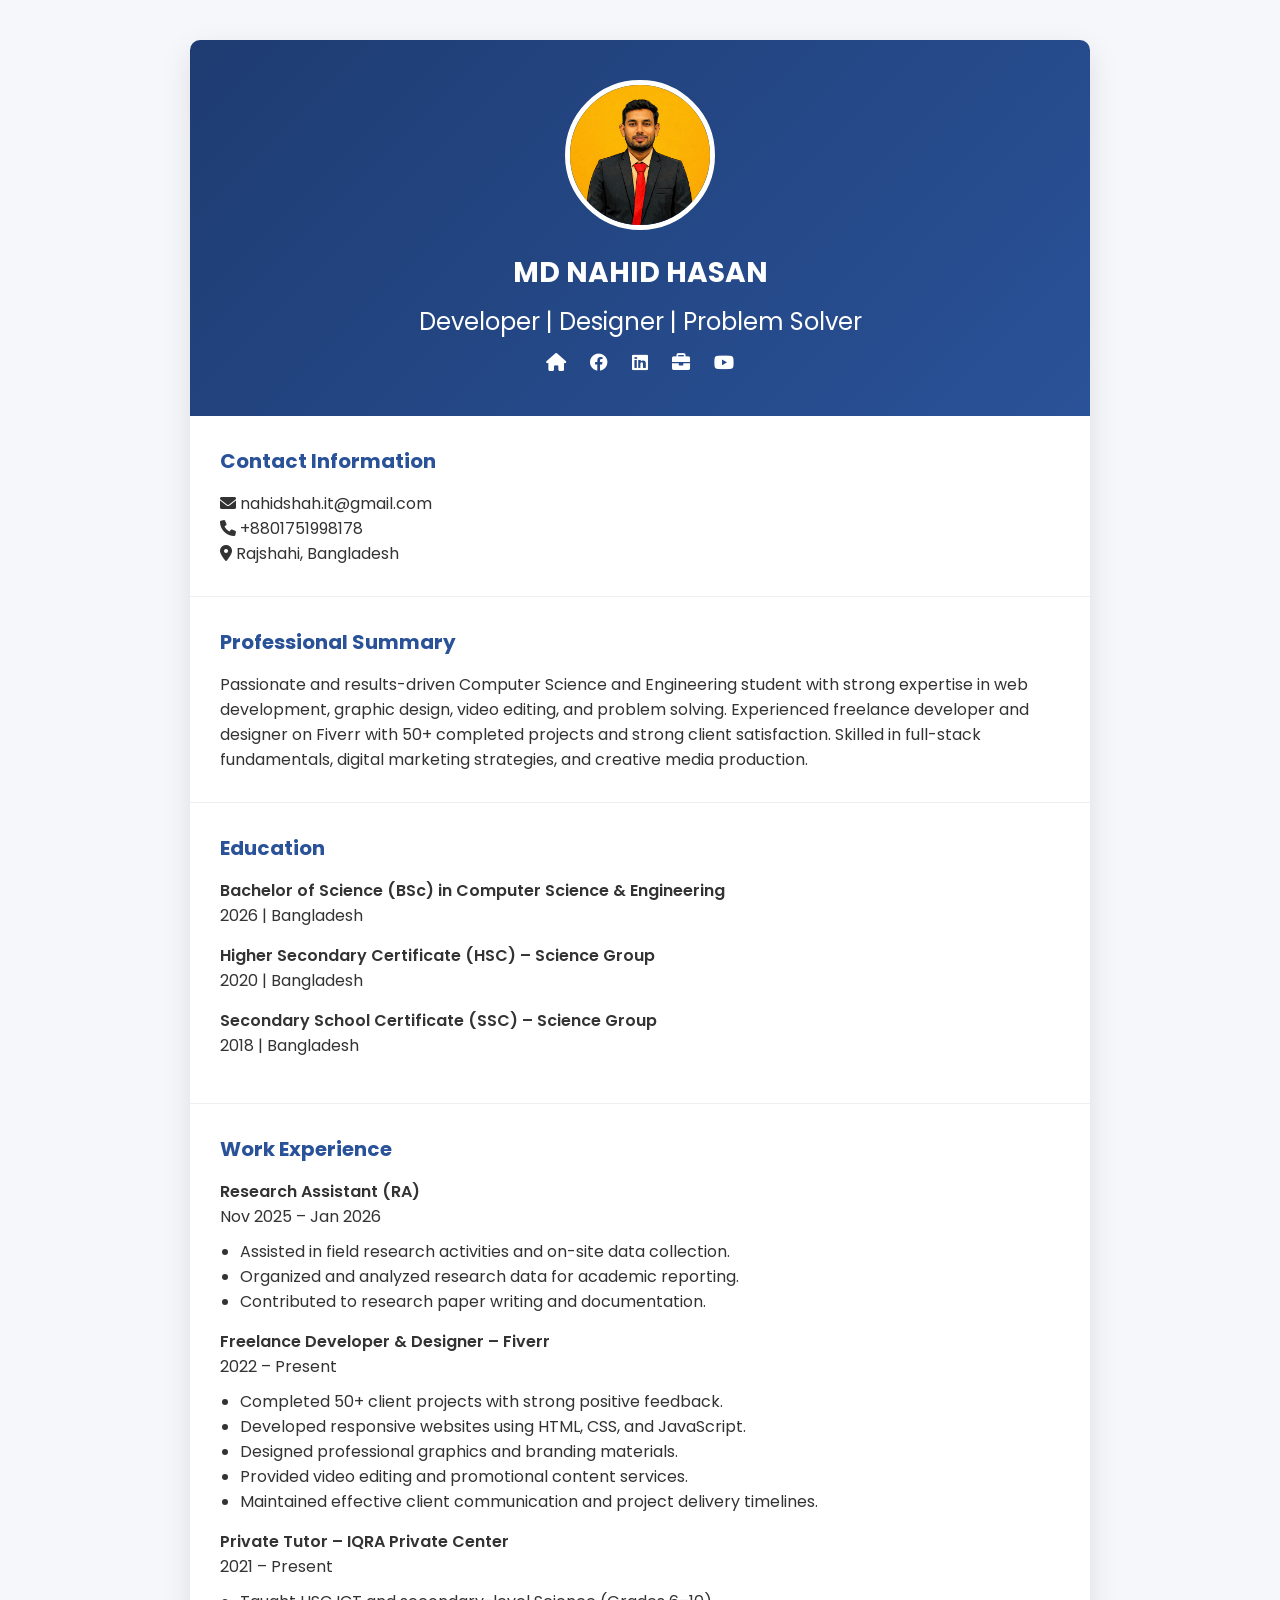
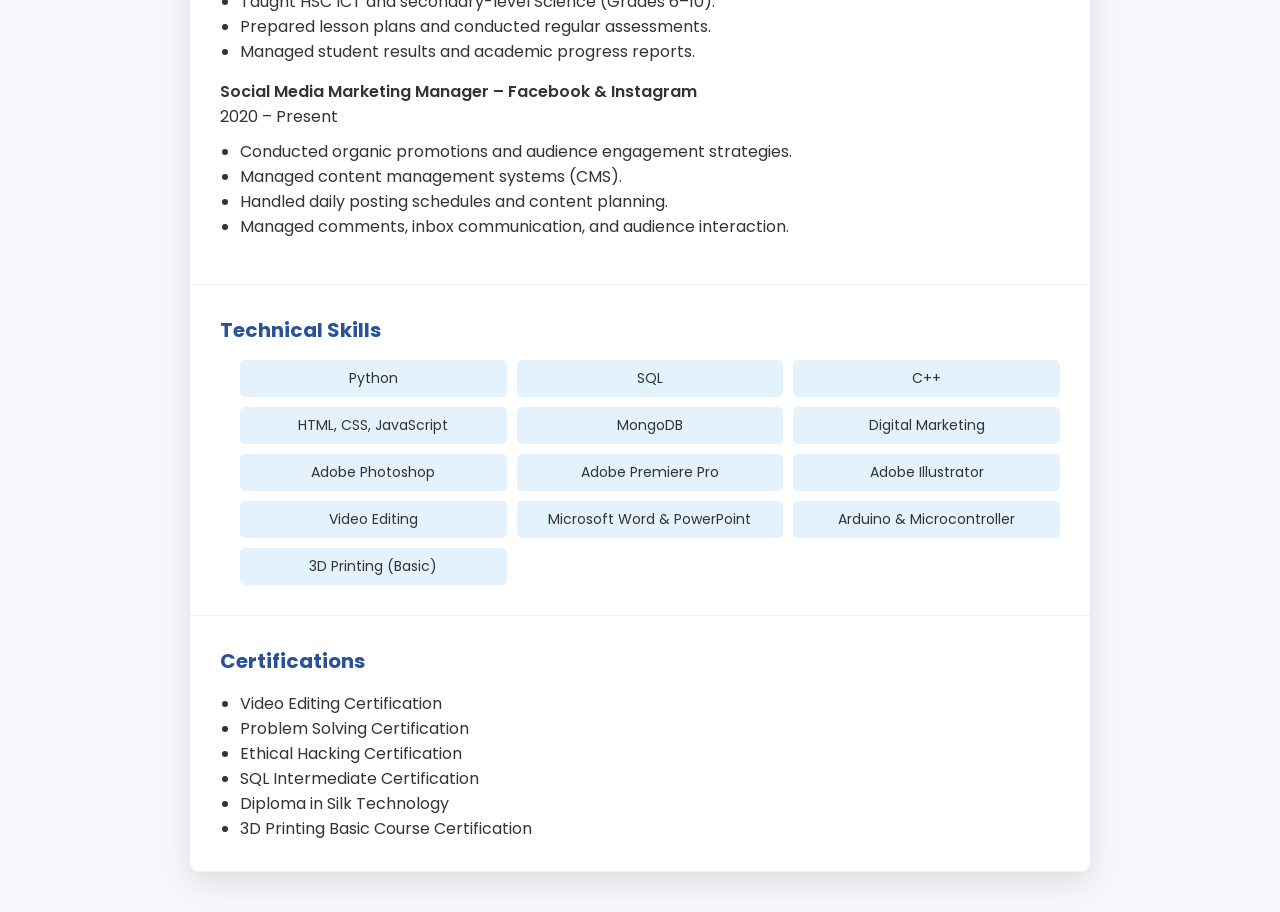
<file: about.html>
<!DOCTYPE html>
<html lang="en">
<head>
    <meta charset="UTF-8">
    <title>MD Nahid Hasan</title>
    <meta name="viewport" content="width=device-width, initial-scale=1.0">
    <link rel="shortcut icon" type="icon" href="assets/profile_icon.png">

    <!-- Google Font -->
    <link href="https://fonts.googleapis.com/css2?family=Poppins:wght@300;400;600;700&display=swap" rel="stylesheet">
    
    <!-- Font Awesome -->
    <link rel="stylesheet" href="https://cdnjs.cloudflare.com/ajax/libs/font-awesome/6.0.0-beta3/css/all.min.css">

    <link rel="stylesheet" href="about.css">
</head>
    
<body>

<div class="container">

    <header>
        <div class="profile-image">
            <img src="assets/profile.png" alt="MD Nahid Hasan">
        </div>

        <div class="header-content">
            <h1>MD NAHID HASAN</h1>
            <h2>Developer | Designer | Problem Solver</h2>

            <div class="social-links">
                <a href="index.html"><i class="fa-solid fa-home"></i></a>
                <a href="https://www.facebook.com/nh.nahid01" target="_blank"><i class="fab fa-facebook"></i></a>
                <a href="https://www.linkedin.com/in/mdnahid97/" target="_blank"><i class="fab fa-linkedin"></i></a>
                <a href="https://www.fiverr.com/officialdesigne" target="_blank"><i class="fas fa-briefcase"></i></a>
                <a href="https://www.youtube.com/@nh_nahid" target="_blank"><i class="fab fa-youtube"></i></a>
            </div>
        </div>
    </header>

    <section class="contact">
        <h3>Contact Information</h3>
        <p><i class="fas fa-envelope"></i> nahidshah.it@gmail.com</p>
        <p><i class="fas fa-phone"></i> +8801751998178</p>
        <p><i class="fas fa-map-marker-alt"></i> Rajshahi, Bangladesh</p>
    </section>

    <section>
        <h3>Professional Summary</h3>
        <p>
            Passionate and results-driven Computer Science and Engineering student with strong expertise in web development,
            graphic design, video editing, and problem solving. Experienced freelance developer and designer on Fiverr
            with 50+ completed projects and strong client satisfaction. Skilled in full-stack fundamentals,
            digital marketing strategies, and creative media production.
        </p>
    </section>

    <section>
        <h3>Education</h3>

        <div class="item">
            <h4>Bachelor of Science (BSc) in Computer Science & Engineering</h4>
            <p>2026 | Bangladesh</p>
        </div>

        <div class="item">
            <h4>Higher Secondary Certificate (HSC) – Science Group</h4>
            <p>2020 | Bangladesh</p>
        </div>

        <div class="item">
            <h4>Secondary School Certificate (SSC) – Science Group</h4>
            <p>2018 | Bangladesh</p>
        </div>
    </section>

    <section>
        <h3>Work Experience</h3>

        <div class="item">
            <h4>Research Assistant (RA)</h4>
            <p>Nov 2025 – Jan 2026</p>
            <ul>
                <li>Assisted in field research activities and on-site data collection.</li>
                <li>Organized and analyzed research data for academic reporting.</li>
                <li>Contributed to research paper writing and documentation.</li>
            </ul>
        </div>

        <div class="item">
            <h4>Freelance Developer & Designer – Fiverr</h4>
            <p>2022 – Present</p>
            <ul>
                <li>Completed 50+ client projects with strong positive feedback.</li>
                <li>Developed responsive websites using HTML, CSS, and JavaScript.</li>
                <li>Designed professional graphics and branding materials.</li>
                <li>Provided video editing and promotional content services.</li>
                <li>Maintained effective client communication and project delivery timelines.</li>
            </ul>
        </div>

        <div class="item">
            <h4>Private Tutor – IQRA Private Center</h4>
            <p>2021 – Present</p>
            <ul>
                <li>Taught HSC ICT and secondary-level Science (Grades 6–10).</li>
                <li>Prepared lesson plans and conducted regular assessments.</li>
                <li>Managed student results and academic progress reports.</li>
            </ul>
        </div>

        <div class="item">
            <h4>Social Media Marketing Manager – Facebook & Instagram</h4>
            <p>2020 – Present</p>
            <ul>
                <li>Conducted organic promotions and audience engagement strategies.</li>
                <li>Managed content management systems (CMS).</li>
                <li>Handled daily posting schedules and content planning.</li>
                <li>Managed comments, inbox communication, and audience interaction.</li>
            </ul>
        </div>

    </section>

    <section>
        <h3>Technical Skills</h3>
        <ul class="skills-grid">
            <li>Python</li>
            <li>SQL</li>
            <li>C++</li>
            <li>HTML, CSS, JavaScript</li>
            <li>MongoDB</li>
            <li>Digital Marketing</li>
            <li>Adobe Photoshop</li>
            <li>Adobe Premiere Pro</li>
            <li>Adobe Illustrator</li>
            <li>Video Editing</li>
            <li>Microsoft Word & PowerPoint</li>
            <li>Arduino & Microcontroller</li>
            <li>3D Printing (Basic)</li>
        </ul>
    </section>

    <section>
        <h3>Certifications</h3>
        <ul>
            <li>Video Editing Certification</li>
            <li>Problem Solving Certification</li>
            <li>Ethical Hacking Certification</li>
            <li>SQL Intermediate Certification</li>
            <li>Diploma in Silk Technology</li>
            <li>3D Printing Basic Course Certification</li>
        </ul>
    </section>

</div>

</body>
</html>
</file>
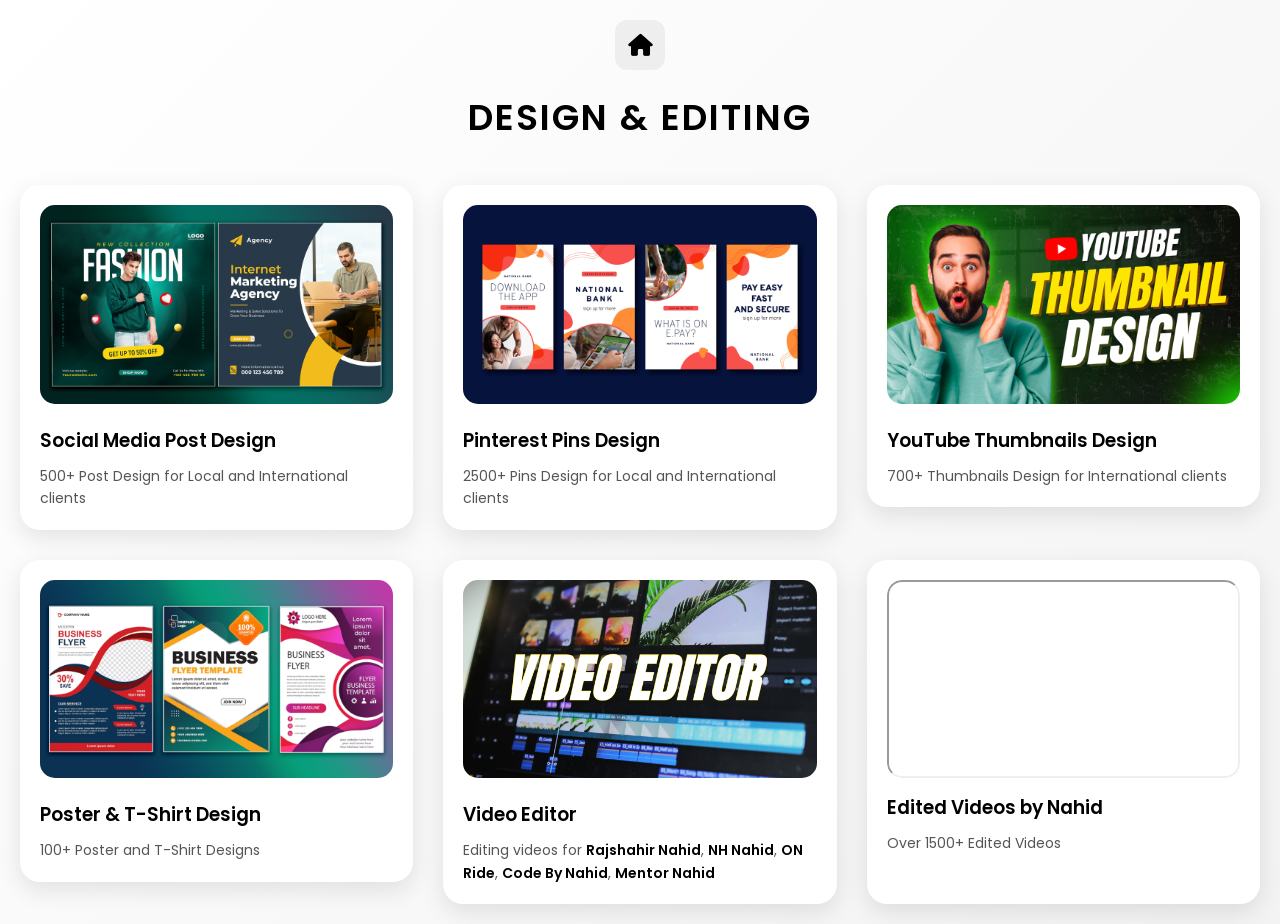
<file: design.html>
<!DOCTYPE html>
<html lang="en">
<head>
    <meta charset="UTF-8">
    <meta name="viewport" content="width=device-width, initial-scale=1.0">
    <title>Design & Editing by Nahid</title>

    <link rel="shortcut icon" href="assets/des_icon.png">
    <link rel="stylesheet" href="pstyle.css">
    <link rel="stylesheet" href="https://cdnjs.cloudflare.com/ajax/libs/font-awesome/6.5.0/css/all.min.css">
</head>
<body>

<header>
    <a href="index.html" id="homepage">
        <div><i class="fa-solid fa-home"></i></div>
    </a>
    <h1>DESIGN & EDITING</h1>
</header>

<div class="project-container">

    <!-- CARD 1 -->
    <a href="https://drive.google.com/drive/folders/1w0pP-w05YU1ILncBLKru9BYrKAhvuPNj?usp=sharing" target="_blank" class="card-link">
        <div class="project-box">
            <img src="assets/des/social_post.png" alt="Social Media Post Design">
            <h3>Social Media Post Design</h3>
            <p>500+ Post Design for Local and International clients</p>
        </div>
    </a>

    <!-- CARD 2 -->
    <a href="https://drive.google.com/drive/folders/1RNTc7IvtZJ7Hq-XEsaZmx6UrrRH6FqWA?usp=sharing" target="_blank" class="card-link">
        <div class="project-box">
            <img src="assets/des/pinterest_pins.png" alt="Pinterest Pins Design">
            <h3>Pinterest Pins Design</h3>
            <p>2500+ Pins Design for Local and International clients</p>
        </div>
    </a>

    <!-- CARD 3 -->
    <a href="https://drive.google.com/drive/folders/1NySWD_J8N-5Uv49We6txJqG3cfsRDBaA?usp=sharing" target="_blank" class="card-link">
        <div class="project-box">
            <img src="assets/des/thumbnail.png" alt="YouTube Thumbnails">
            <h3>YouTube Thumbnails Design</h3>
            <p>700+ Thumbnails Design for International clients</p>
        </div>
    </a>

    <!-- CARD 4 -->
    <a href="https://drive.google.com/drive/folders/1WBp8wq6p_vyPhxldilp5X8r2kN4mmb_r?usp=sharing" target="_blank" class="card-link">
        <div class="project-box">
            <img src="assets/des/poster.png" alt="Poster and T-Shirt Design">
            <h3>Poster & T-Shirt Design</h3>
            <p>100+ Poster and T-Shirt Designs</p>
        </div>
    </a>

    <!-- VIDEO EDITOR CARD -->
    <div class="project-box">
        <img src="assets/des/video_editor.png" alt="Video Editor">
        <h3>Video Editor</h3>
        <p>
            Editing videos for 
            <a href="https://www.youtube.com/@RajshahirNahid" target="_blank">Rajshahir Nahid</a>,
            <a href="https://www.youtube.com/@nh_nahid" target="_blank">NH Nahid</a>,
            <a href="https://www.youtube.com/@onride97" target="_blank">ON Ride</a>,
            <a href="https://www.youtube.com/@CodeByNahid" target="_blank">Code By Nahid</a>,
            <a href="https://www.youtube.com/@mentornahid" target="_blank">Mentor Nahid</a>
        </p>
    </div>

    <!-- YOUTUBE PLAYLIST -->
    <div class="project-box">
        <div class="video-wrapper">
            <iframe
                src="https://www.youtube.com/embed/videoseries?list=PLqFr9ZwpApulvka_idXxtSZEdmrwtoxn2"
                allowfullscreen>
            </iframe>
        </div>
        <h3>Edited Videos by Nahid</h3>
        <p>Over 1500+ Edited Videos</p>
    </div>

</div>

<script>
const boxes = document.querySelectorAll('.project-box');

const observer = new IntersectionObserver((entries) => {
    entries.forEach(entry => {
        if (entry.isIntersecting) {
            entry.target.classList.add('show');
        }
    });
}, { threshold: 0.1 });

boxes.forEach(box => observer.observe(box));
</script>

</body>
</html>
</file>
<file: about.css>
* {
    margin: 0;
    padding: 0;
    box-sizing: border-box;
}

body {
    font-family: 'Poppins', sans-serif;
    background: #f5f7fa;
    color: #333;
}

.container {
    max-width: 900px;
    margin: 40px auto;
    background: #fff;
    border-radius: 10px;
    box-shadow: 0 10px 30px rgba(0,0,0,0.1);
    overflow: hidden;
}

header {
    background: linear-gradient(135deg, #1e3c72, #2a5298);
    color: #fff;
    text-align: center;
    padding: 40px 20px;
}

.profile-image img {
    width: 150px;
    height: 150px;
    border-radius: 50%;
    border: 5px solid #fff;
    margin-bottom: 15px;
}

header h1 {
    font-size: 28px;
    font-weight: 700;
}

header h2 {
    font-weight: 400;
    margin: 10px 0;
}

.social-links a {
    color: #fff;
    margin: 0 10px;
    font-size: 18px;
}

.social-links a:hover {
    color: #ffd700;
}

section {
    padding: 30px;
    border-bottom: 1px solid #eee;
}

section h3 {
    margin-bottom: 15px;
    color: #2a5298;
    font-size: 20px;
}

.item {
    margin-bottom: 15px;
}

.item h4 {
    font-weight: 600;
}

ul {
    margin-left: 20px;
    margin-top: 10px;
}

.skills-grid {
    display: grid;
    grid-template-columns: repeat(auto-fit, minmax(200px, 1fr));
    list-style: none;
    gap: 10px;
}

.skills-grid li {
    background: #e3f2fd;
    padding: 8px;
    border-radius: 5px;
    text-align: center;
    font-size: 14px;
}

@media (max-width: 768px) {
    .container {
        margin: 20px;
    }

    section {
        padding: 20px;
    }
}
</file>
<file: pstyle.css>
@import url('https://fonts.googleapis.com/css2?family=Poppins:wght@300;500;600&display=swap');

* {
    margin: 0;
    padding: 0;
    box-sizing: border-box;
}

body {
    font-family: 'Poppins', sans-serif;
    background: linear-gradient(135deg, #ffffff, #f3f3f3);
    min-height: 100vh;
    padding: 20px;
}

/* HEADER */
header {
    text-align: center;
    margin-bottom: 40px;
}

header h1 {
    font-size: 36px;
    font-weight: 600;
    letter-spacing: 2px;
}

/* HOME BUTTON */
#homepage {
    display: inline-block;
    text-decoration: none;
    margin-bottom: 20px;
}
#homepage i { font-size: 22px; color: black; }

#homepage div {
    width: 50px;
    height: 50px;
    background: rgba(0, 0, 0, 0.05);
    border-radius: 12px;
    display: flex;
    align-items: center;
    justify-content: center;
    transition: 0.3s ease;
}

#homepage:hover div {
    transform: translateY(-6px);
    box-shadow: 0 10px 25px rgba(0, 0, 0, 0.3);
}

/* REMOVE UNDERLINE FROM CARD LINKS */
.card-link {
    text-decoration: none;
    color: inherit;
    display: block;
}

/* GRID */
.project-container {
    display: grid;
    grid-template-columns: repeat(auto-fit, minmax(320px, 1fr));
    gap: 30px;
    max-width: 1400px;
    margin: auto;
}

/* CARD */
.project-box {
    background: white;
    border-radius: 20px;
    padding: 20px;
    box-shadow: 0 8px 25px rgba(0, 0, 0, 0.1);
    transition: 0.4s ease;
    opacity: 0;
    transform: translateY(40px);
}

.project-box.show {
    opacity: 1;
    transform: translateY(0);
}

.project-box:hover {
    transform: translateY(-10px);
    box-shadow: 0 18px 40px rgba(0, 0, 0, 0.2);
}

/* MEDIA */
.project-box img {
    width: 100%;
    border-radius: 15px;
    margin-bottom: 15px;
    object-fit: cover;
}

/* YOUTUBE */
.video-wrapper {
    position: relative;
    width: 100%;
    padding-bottom: 56.25%;
    height: 0;
    border-radius: 15px;
    overflow: hidden;
    margin-bottom: 15px;
}

.video-wrapper iframe {
    position: absolute;
    width: 100%;
    height: 100%;
    border-radius: 15px;
}

/* TEXT */
.project-box h3 {
    margin-bottom: 10px;
    font-weight: 600;
}

.project-box p {
    font-size: 14px;
    line-height: 1.6;
    color: #555;
}

.project-box p a {
    text-decoration: none;
    font-weight: 600;
    color: #000;
}

.project-box p a:hover {
    text-decoration: underline;
}

/* RESPONSIVE */
@media (max-width: 600px) {
    header h1 {
        font-size: 26px;
    }

    body {
        padding: 10px;
    }
}
</file>
